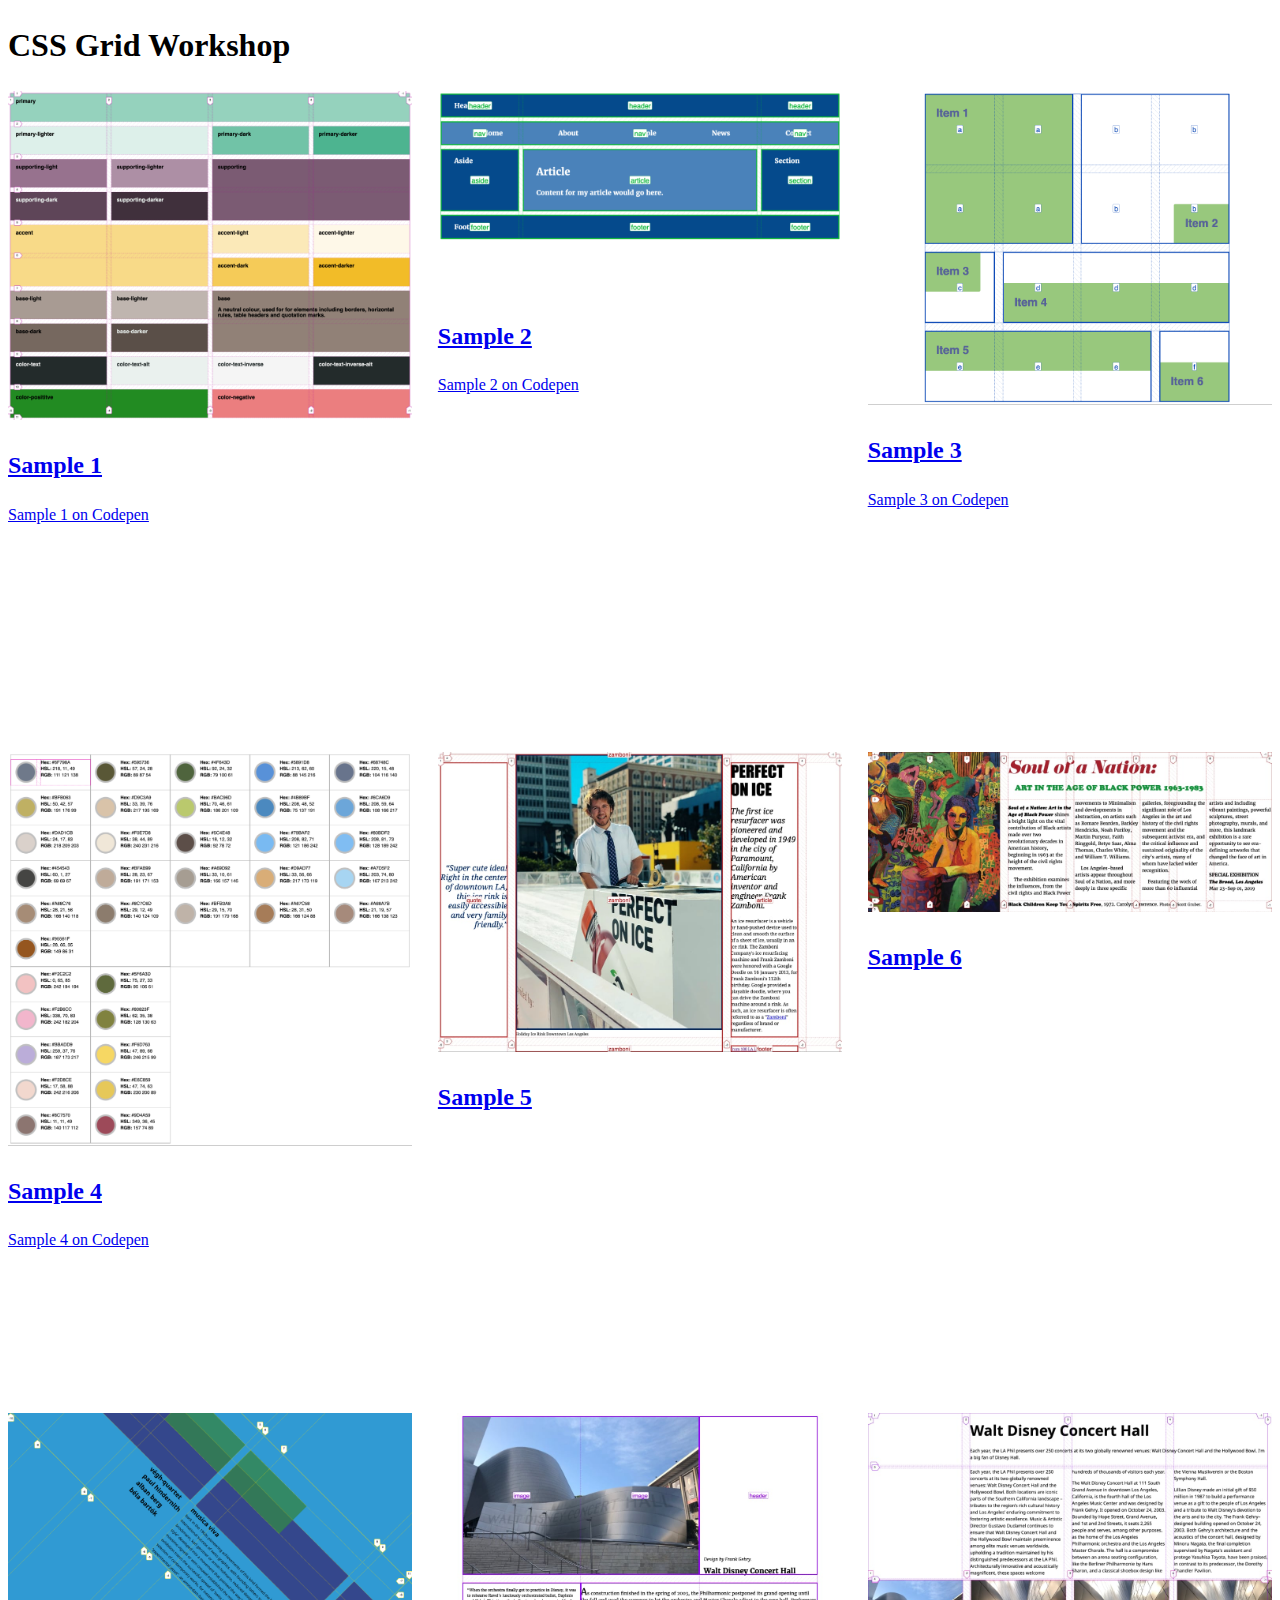
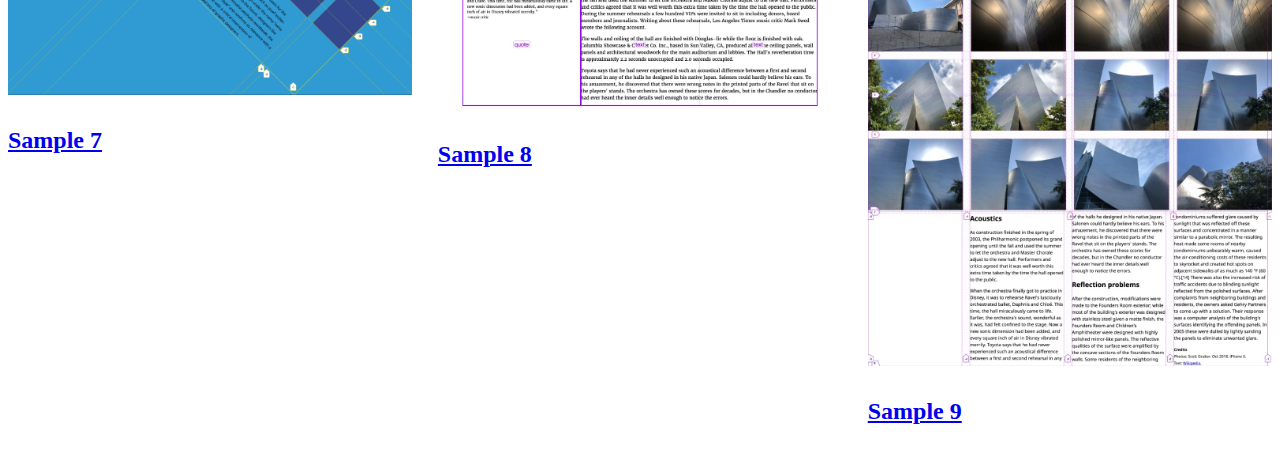
<file: code/index.html>
<!DOCTYPE html>
<html lang="en">

  <head>
    <title>CSS.la CSS Grid Workshop</title>
    <meta charset="utf-8" />
    <meta name="viewport" content="width=device-width, initial-scale=1.0" />
    <link rel="stylesheet" href="css/styles.css" />
    <style type="text/css">
      main {
        display: grid;
        grid-auto-rows: minmax(300px, 1fr);
        grid-template-columns: repeat(auto-fill, minmax(300px, 1fr));
        grid-gap: 2vw;
      }

      img {
        max-width: 100%;
        object-fit: cover;
      }


    </style>
  </head>

  <body>
    
    <h1>CSS Grid Workshop</h1>
    <main>
        <article>
          <a href="sample-1.html">
            <img src="img/sample-1.png" alt="">
           <h2>Sample 1</h2>
          </a>
            <p><a href="https://codepen.io/scottgruber/pen/ZgyBVj">Sample 1 on Codepen</a></p>
          </article>
        <article>
          <a href="sample-2.html">
              <img src="img/sample-2.png" alt="">
              <h2>Sample 2</h2>
            </a>   
          <p><a href="https://codepen.io/scottgruber/pen/pQywxo">Sample 2 on Codepen</a></p>
        </article>

        <article>
          <a href="sample-3.html">
              <img src="img/sample-3.png" alt="">
            <h2>Sample 3</h2>
            </a>
          <p><a href="https://codepen.io/scottgruber/pen/jQMzXQ">Sample 3 on Codepen</a></p>
        </article>
        <article>
          <a href="sample-4.html">
              <img src="img/sample-4.png" alt="">
            
            <h2>Sample 4</h2>

            </a>
        <p><a href="https://codepen.io/scottgruber/pen/EqXWNZ">Sample 4 on Codepen</a></p>
        </article>
        <article><a href="sample-5.html">
            <img src="img/sample-5.jpg" alt="">
          <h2>Sample 5</h2></a></article>
        <article><a href="sample-6.html">
            <img src="img/sample-6.jpg" alt="">
          <h2>Sample 6</h2>
        </a></article>
        <article><a href="sample-7.html">
            <img src="img/sample-7.png" alt="">
         <h2> Sample 7</h2></a>
        </article>
        <article><a href="sample-8.html">
            <img src="img/sample-8.jpg" alt="">
          <h2>Sample 8</h2></a></article>
        <article><a href="sample-9.html">
            <img src="img/sample-9.jpg" alt="">
        <h2>Sample 9</h2></a>
      </article>
    </main>
    
  </article>
  </body>

</html>
</file>
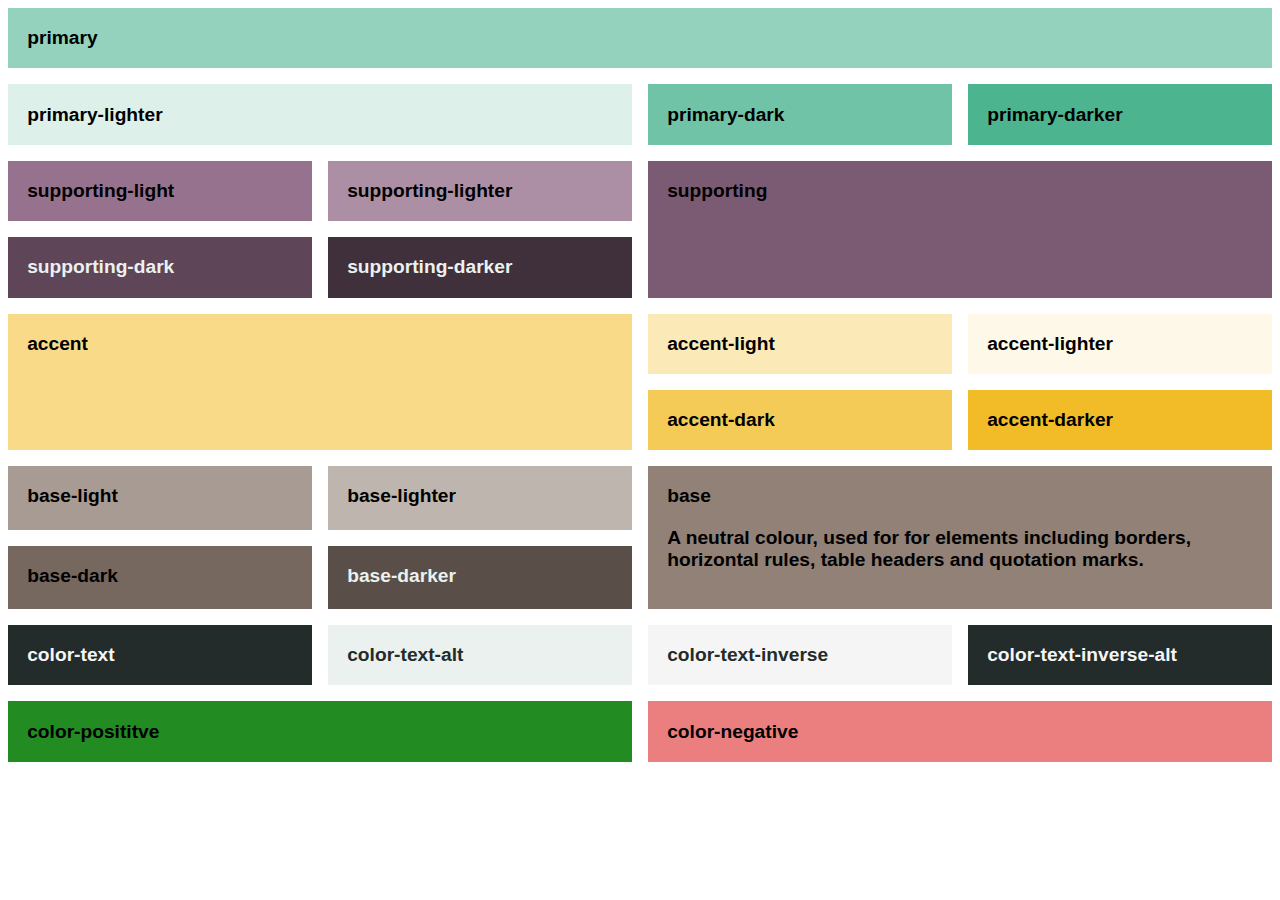
<file: code/sample-1.html>
<!DOCTYPE html>
<html lang="en">

  <head>
    <title>Sample A: grid column and grid rows | CSS.la</title>
    <meta charset="utf-8" />
    <meta name="viewport" content="width=device-width, initial-scale=1.0" />

    <style type="text/css">
      /* GRID PLAYGROUND STARTS HERE 
      
      
      */
      .grid {
        display: grid;
        grid-template-columns: repeat(4, 1fr);
        grid-gap: 1em;
        grid-auto-rows: auto;
      }

      .grid > div {
        font-family: sans-serif;
        font-size: 1.2rem;
        font-weight: 700;
        padding: 1em;
      }

      .primary {
        background-color: #95d2bd;
        grid-column: 1 / 5;
        grid-row: 1/ 2;
        z-index: 2;
      }

      .primary-light {
        background-color: #b9e1d3;
        grid-column: 1 / 2;
        grid-row: 2 / 3;
      }

      .primary-lighter {
        background-color: #ddf0ea;
        grid-column: 1 / 3;
        grid-row: 2 / 3;
      }

      .primary-dark {
        background-color: #71c3a7;
        grid-column: 3 / 4;
        grid-row: 2 / 3;
      }

      .primary-darker {
        background-color: #4db490;
        grid-column: 4 / 5;
        grid-row: 2 / 3;
      }

      .supporting {
        background-color: #7b5b73;
        grid-column: 3 / 5;
        grid-row: 3 / 5;
      }

      .supporting-light {
        background-color: #97728e;
        grid-column: 1 / 2;
        grid-row: 3 / 4;
      }

      .supporting-lighter {
        background-color: #ad8fa5;
        grid-column: 2 / 3;
        grid-row: 3 / 4;
      }

      .supporting-dark {
        background-color: #5e4558;
        color: #eaf1ee;
        grid-column: 1 / 2;
        grid-row: 4 / 5;
      }

      .supporting-darker {
        background-color: #40303c;
        color: #eaf1ee;
        grid-column: 2;
        grid-row: 4;
      }

      .accent {
        background-color: #f8da88;
        grid-column: 1 / 3;
        grid-row: 5 / 7;
      }

      .accent-light {
        background-color: #fbe9b8;
        grid-column: 3;
        grid-row: 5;
      }

      .accent-lighter {
        background-color: #fef8e8;
        grid-column: 4;
        grid-row: 5;
      }

      .accent-dark {
        background-color: #f5cb58;
        grid-column: 3;
        grid-row: 6;
      }

      .accent-darker {
        background-color: #f2bc28;
        grid-column: 4;
        grid-row: 6;
      }

      .base {
        background-color: #918177;
        grid-column: 3 / 5;
        grid-row: 7 / 9;
      }

      .base-light {
        background-color: #a89b93;
        grid-column: 1;
        grid-row: 7;
      }

      .base-lighter {
        background-color: #bfb5af;
        grid-column: 2;
        grid-row: 7;
      }

      .base-dark {
        background-color: #76685f;
        grid-column: 1;
        grid-row: 8;
      }

      .base-darker {
        background-color: #5a4f48;
        color: #eaf1ee;
        grid-column: 2;
        grid-row: 8;
      }

      .text {
        background-color: #232b2b;
        color: whitesmoke;
        grid-column: 1;
        grid-row: 9;
      }

      .text-alt {
        background-color: #eaf1ee;
        color: #232b2b;
        grid-column: 2;
        grid-row: 9;
      }

      .text-inverse {
        background-color: whitesmoke;
        color: #232b2b;
        grid-column: 3;
        grid-row: 9;
      }

      .text-inverse-alt {
        background-color: #232b2b;
        color: whitesmoke;
        grid-column: 4;
        grid-row: 9;
      }

      .positive {
        background-color: forestgreen;
        grid-column: 1/3;
        grid-row: 10;
      }

      .negative {
        background-color: #eb7e7f;
        grid-column: 3/5;
        grid-row: 10;
      }


    </style>
  </head>

  <body>
    <div class="grid">
      <div class="primary">primary</div>
      <div class="primary-light">primary-light</div>
      <div class="primary-lighter">primary-lighter</div>
      <div class="primary-dark">primary-dark</div>
      <div class="primary-darker">primary-darker</div>
      <div class="supporting">supporting</div>
      <div class="supporting-light">supporting-light</div>
      <div class="supporting-lighter">supporting-lighter</div>
      <div class="supporting-dark">supporting-dark</div>
      <div class="supporting-darker">supporting-darker</div>
      <div class="accent">accent</div>
      <div class="accent-light">accent-light</div>
      <div class="accent-lighter">accent-lighter</div>
      <div class="accent-dark">accent-dark</div>
      <div class="accent-darker">accent-darker</div>

      <div class="base">base
        <p>A neutral colour, used for for elements including borders, horizontal
          rules, table headers and quotation marks.</p>
      </div>
      <div class="base-light">base-light</div>
      <div class="base-lighter">base-lighter</div>
      <div class="base-dark">base-dark</div>
      <div class="base-darker">base-darker</div>


      <div class="text">color-text</div>
      <div class="text-alt">color-text-alt</div>
      <div class="text-inverse">color-text-inverse</div>
      <div class="text-inverse-alt">color-text-inverse-alt</div>


      <div class="positive">color-posititve</div>
      <div class="negative">color-negative</div>

    </div>
  </body>

</html>
</file>
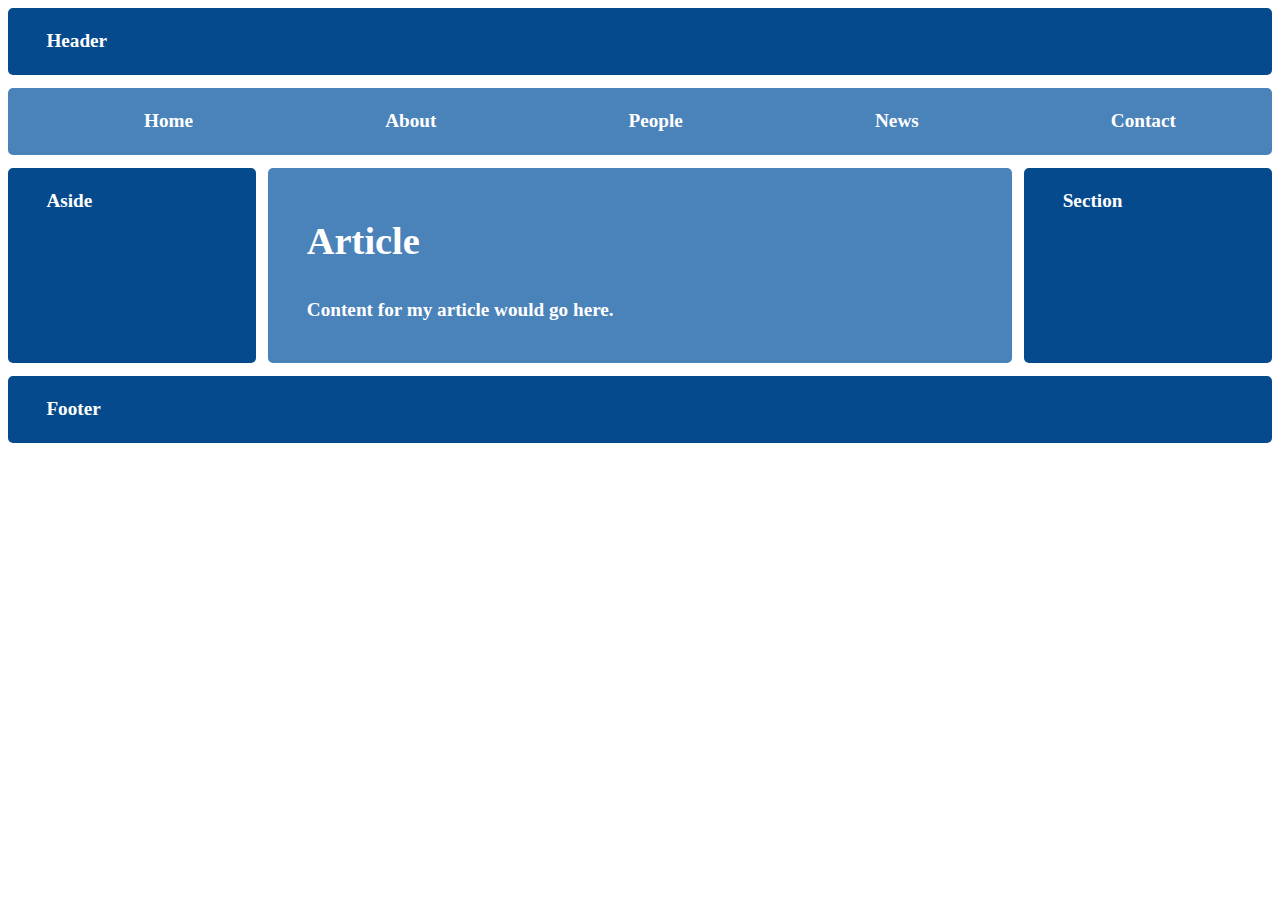
<file: code/sample-2.html>
<!DOCTYPE html>
<html lang="en">

  <head>
    <title>Sample 2: Page Layout | CSS.la</title>
    <meta charset="utf-8" />
    <meta name="viewport" content="width=device-width, initial-scale=1.0" />

    <link rel="stylesheet" href="css/styles.css" />
    <style type="text/css">
      /* GRID PLAYGROUND STARTS HERE */

      .grid {
        display: grid;
        grid-gap: 1vw;
        grid-template-areas:
          "header"
          "nav"
          "article"
          "aside"
          "section"
          "footer";
      }

      /* asign html to a grid area */
      header {
        grid-area: header;
      }

      nav {
        grid-area: nav;
      }

      article {
        grid-area: article;
      }

      aside {
        grid-area: aside;
      }

      section {
        grid-area: section;
      }

      footer {
        grid-area: footer;
      }

      nav ul {
        display: flex;
        list-style: none;
        flex-direction: column;
        justify-content: center;
      }

      nav ul a {
        text-decoration: none;
        color: white;
        padding: 0.25em;
      }

      nav ul a:hover {
        background-color: #054a8c;
      }

      /* switch to 3 column grid */
      @media (min-width: 600px) {
        .grid {
          grid-template-columns: 1fr 3fr 1fr;
          grid-template-areas:
            "header header header"
            "nav nav nav"
            "aside article section"
            "footer footer footer";
        }

        nav ul {
          display: flex;
          flex-direction: row;
          flex-wrap: wrap;
          justify-content: space-around;
        }
      }

      /* BASIC SETUP BELOW */


      .grid > * {
        border-radius: 5px;
        background-color: #054a8c;
        padding: 1em 2em;
        color: #fff;
        font-size: 1.2rem;
        font-weight: bold;
      }

      .grid > nav {
        padding: 0;
        background-color: #4a82ba;
      }

      .grid > article {
        background-color: #4a82ba;
      }

    </style>
  </head>

  <body>
    <div class="grid">
      <header>Header</header>
      <nav>
        <ul>
          <li><a href="">Home</a></li>
          <li><a href="">About</a></li>
          <li><a href="">People</a></li>
          <li><a href="">News</a></li>
          <li><a href="">Contact</a></li>
        </ul>
      </nav>
      <article>
        <h1>Article</h1>
        <p>Content for my article would go here.</p>
      </article>
      <aside>Aside</aside>
      <section>Section</section>
      <footer>Footer</footer>

    </div>
  </body>

</html>
</file>
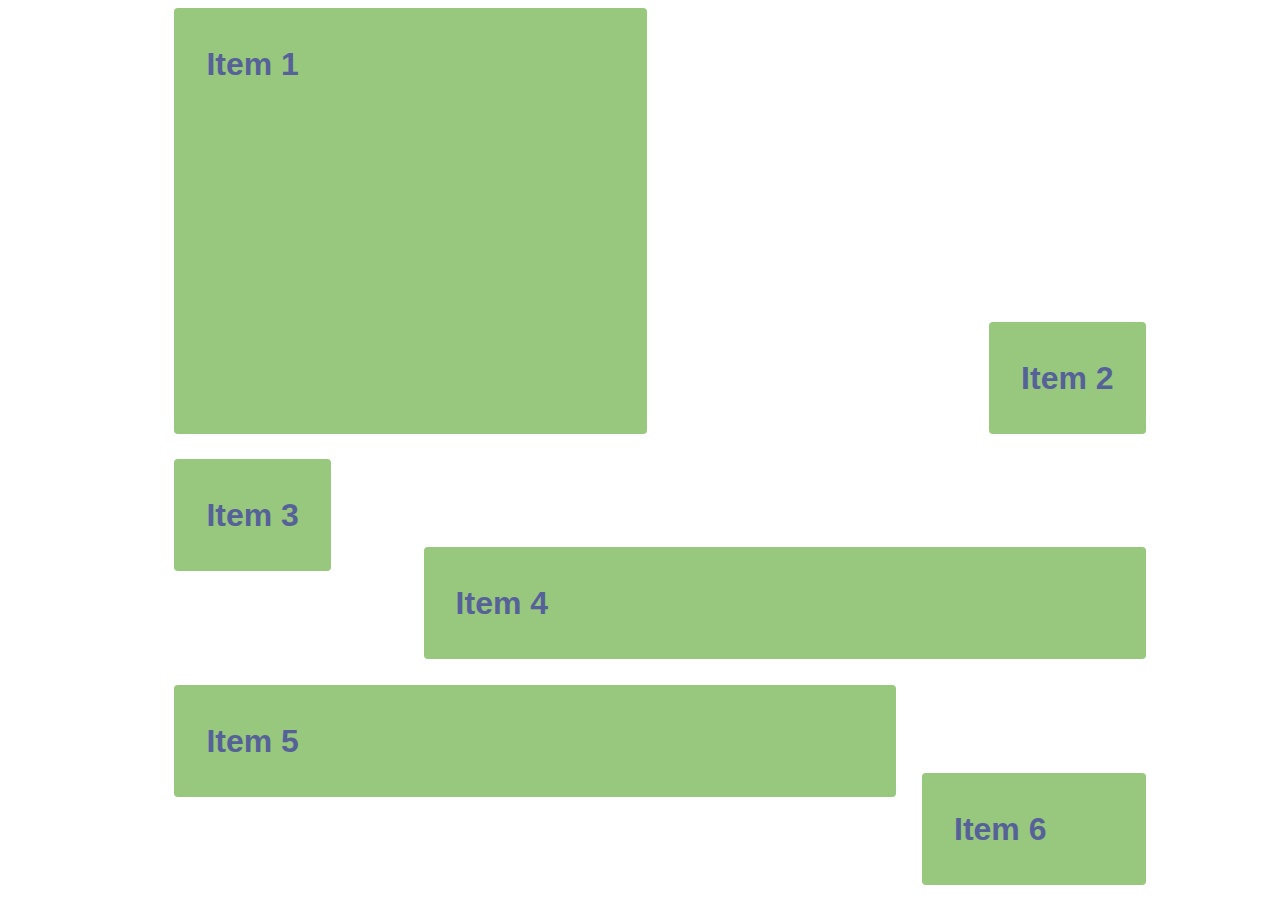
<file: code/sample-3.html>
<!DOCTYPE html>
<html lang="en">

  <head>
    <title>Sample C: Align things in a Grid | CSS.la</title>
    <meta charset="utf-8" />
    <meta name="viewport" content="width=device-width, initial-scale=1.0" />
    <link rel="stylesheet" href="css/styles.css" />
    <style type="text/css">
      /* GRID PLAYGROUND STARTS HERE 
    # You can pick from seven values:

    - start: flush grid to start of the axis
    - end: flush grid to end of the axis
    - center: align grid to center of the axis
    - stretch: grid fills the axis (default value)
    - space-between: spreads whitespace between grid items. No whitespace on at the ends
    - space-around: spreads whitespace around each grid item
    - space-evenly: spreads whitespace evenly around all grid items including the ends
    
    */
      .grid {
        display: grid;
        grid-template-columns: repeat(4, 1fr);
        grid-template-rows: repeat(4, 200px);
        grid-template-areas:
          "a a b b"
          "a a b b"
          "c d d d"
          "e e e f";
        grid-gap: 2vw;
        align-items: end;
        justify-items: end;
        align-content: space-between;
        justify-content: space-between;
        margin: auto;
        max-width: 80%;
      }

      .one {
        grid-area: a;
        align-self: stretch;
        justify-self: stretch;
      }

      .two {
        grid-area: b;
        align-self: end;

      }

      .three {
        grid-area: c;
        align-self: start;
        justify-self: start;
      }

      .four {
        grid-area: d;
        justify-self: stretch;
      }

      .five {
        grid-area: e;
        align-self: start;
        justify-self: stretch;
      }

      .six {
        grid-area: f;
        justify-self: stretch;
      }


      /* BASE STYLES START HERE */
      html {
        box-sizing: border-box;
      }

      *,
      *:before,
      *:after {
        box-sizing: inherit;
      }

      body {
        font-family: Helvetica, sans-serif;
        font-weight: 900;
        font-size: 2rem;
      }

      li {
        background-color: #98c87d;
        color: #566199;
        border-radius: 4px;
        padding: 1em;
        list-style: none;
      }

    </style>
  </head>

  <body>
    
    <ul class="grid">
      <li class="one">Item 1</li>
      <li class="two">Item 2</li>
      <li class="three">Item 3</li>
      <li class="four">Item 4</li>
      <li class="five">Item 5</li>
      <li class="six">Item 6</li>
    </ul>
  </body>

</html>
</file>
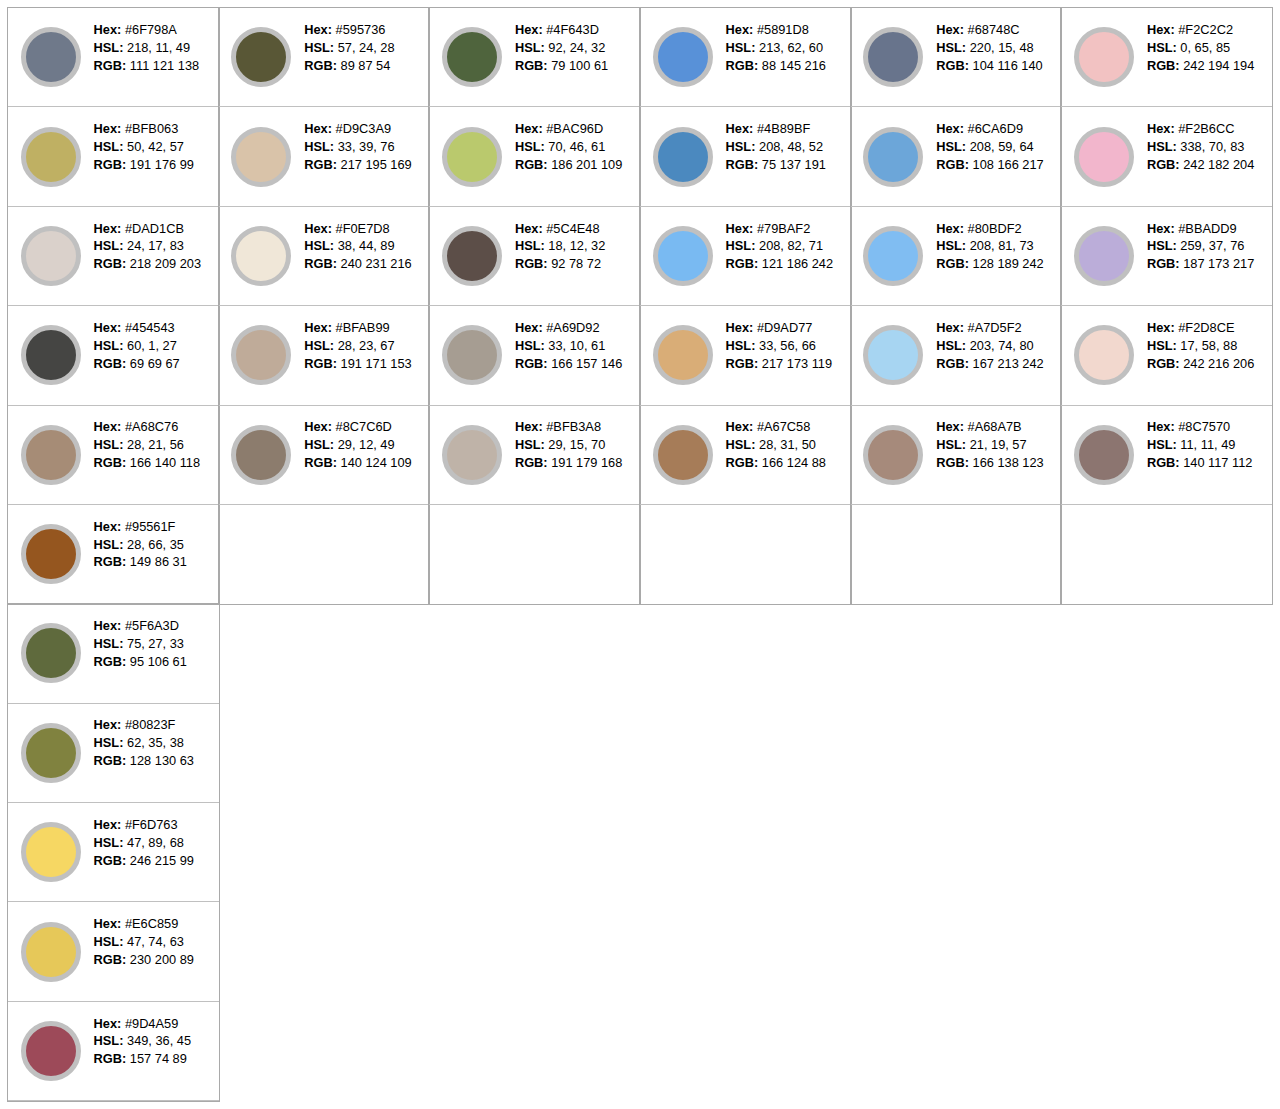
<file: code/sample-4.html>
<!DOCTYPE html>
<html lang="en">

  <head>
    <title>Sample 4: Color swatches with support queries for flexbox and grid | CSS.la</title>
    <meta charset="utf-8" />
    <meta name="viewport" content="width=device-width, initial-scale=1.0" />
    <meta name="format-detection" content="telephone=no">
    <style type="text/css">
      body {
        display: grid;
        font-family: sans-serif;
        font-size: 0.8rem;
        line-height: 1.4;
        grid-template-columns: repeat(auto-fit, minmax(200px, 1fr));
      }

      @supports (display: grid) {
        .swatch {
          display: grid;
          grid-template-columns: 1fr 2fr; 
          grid-gap: 1vw;
          text-align: left;
        } 
      }

      /* @supports (display: flex) {
        .swatch {
          display: flex;
          flex-direction: column-reverse;
          text-align: center;
        } 
      } */

      .palette {
        outline: 1px solid darkgray;
      }

      .swatch {
        border-bottom: 1px solid silver;
        padding: 1em 0;        
      }

      .color {
        border-radius: 50%;
        border: 5px solid silver;
        height: 50px;
        margin: 0.5em auto 0.5em 1em;;
        width: 50px;
      }

    </style>
  </head>

  <body>
    <section class="palette">
      <div class="swatch">
        <div class="color" style="background: #6f798a;"></div>
        <div>
          <strong>Hex:</strong> #6F798A<br>
          <strong>HSL:</strong> 218, 11, 49<br>
          <strong>RGB:</strong> 111 121 138 </div>
      </div>
      <div class="swatch">
        <div class="color" style="background: #bfb063;"></div>
        <div>
          <strong>Hex:</strong> #BFB063<br>
          <strong>HSL:</strong> 50, 42, 57<br>
          <strong>RGB:</strong> 191 176 99 </div>
      </div>
      <div class="swatch">
        <div class="color" style="background: #dad1cb;"></div>
        <div><strong>Hex:</strong> #DAD1CB<br>
          <strong>HSL:</strong> 24, 17, 83<br>
          <strong>RGB:</strong> 218 209 203 </div>
      </div>
      <div class="swatch">
        <div class="color" style="background: #454543;"></div>
        <div><strong>Hex:</strong> #454543<br>
          <strong>HSL:</strong> 60, 1, 27<br>
          <strong>RGB:</strong> 69 69 67 </div>
      </div>
      <div class="swatch">
        <div class="color" style="background: #a68c76;"></div>
        <div><strong>Hex:</strong> #A68C76<br>
          <strong>HSL:</strong> 28, 21, 56<br>
          <strong>RGB:</strong> 166 140 118 </div>
      </div>
      <div class="swatch">
        <div class="color" style="background: #95561f;"></div>
        <div><strong>Hex:</strong> #95561F<br>
          <strong>HSL:</strong> 28, 66, 35<br>
          <strong>RGB:</strong> 149 86 31</div>
      </div>
    </section>
    <section class="palette">
      <div class="swatch">
        <div class="color" style="background: #595736;"></div>
        <div>
          <strong>Hex:</strong> #595736<br>
          <strong>HSL:</strong> 57, 24, 28<br>
          <strong>RGB:</strong> 89 87 54</div>
      </div>
      <div class="swatch">
        <div class="color" style="background: #d9c3a9;"></div>
        <div>
          <strong>Hex:</strong> #D9C3A9<br>
          <strong>HSL:</strong> 33, 39, 76<br>
          <strong>RGB:</strong> 217 195 169 </div>
      </div>
      <div class="swatch">
        <div class="color" style="background: #f0e7d8;"></div>
        <div>
          <strong>Hex:</strong> #F0E7D8<br>
          <strong>HSL:</strong> 38, 44, 89<br>
          <strong>RGB:</strong> 240 231 216</div>
      </div>
      <div class="swatch">
        <div class="color" style="background: #bfab99;"></div>
        <div>
          <strong>Hex:</strong> #BFAB99<br>
          <strong>HSL:</strong> 28, 23, 67<br>
          <strong>RGB:</strong> 191 171 153</div>
      </div>
      <div class="swatch">
        <div class="color" style="background: #8c7c6d;"></div>
        <div>
          <strong>Hex:</strong> #8C7C6D<br>
          <strong>HSL:</strong> 29, 12, 49<br>
          <strong>RGB:</strong> 140 124 109</div>
      </div>
    </section>
    <section class="palette">
      <div class="swatch">
        <div class="color" style="background: #4f643d;"></div>
        <div>
          <strong>Hex:</strong> #4F643D<br>
          <strong>HSL:</strong> 92, 24, 32<br>
          <strong>RGB:</strong> 79 100 61</div>
      </div>
      <div class="swatch">
        <div class="color" style="background: #bac96d;"></div>
        <div>
          <strong>Hex:</strong> #BAC96D<br>
          <strong>HSL:</strong> 70, 46, 61<br>
          <strong>RGB:</strong> 186 201 109 </div>
      </div>
      <div class="swatch">
        <div class="color" style="background: #5c4e48;"></div>
        <div>
          <strong>Hex:</strong> #5C4E48<br>
          <strong>HSL:</strong> 18, 12, 32<br>
          <strong>RGB:</strong> 92 78 72</div>
      </div>
      <div class="swatch">
        <div class="color" style="background: #a69d92;"></div>
        <div>
          <strong>Hex:</strong> #A69D92<br>
          <strong>HSL:</strong> 33, 10, 61<br>
          <strong>RGB:</strong> 166 157 146</div>
      </div>
      <div class="swatch">
        <div class="color" style="background: #bfb3a8;"></div>
        <div>
          <strong>Hex:</strong> #BFB3A8<br>
          <strong>HSL:</strong> 29, 15, 70<br>
          <strong>RGB:</strong> 191 179 168</div>
      </div>
    </section>
    <section class="palette">
      <div class="swatch">
        <div class="color" style="background: #5891d8;"></div>
        <div>
          <strong>Hex:</strong> #5891D8<br>
          <strong>HSL:</strong> 213, 62, 60<br>
          <strong>RGB:</strong> 88 145 216</div>
      </div>
      <div class="swatch">
        <div class="color" style="background: #4b89bf;"></div>
        <div>
          <strong>Hex:</strong> #4B89BF<br>
          <strong>HSL:</strong> 208, 48, 52<br>
          <strong>RGB:</strong> 75 137 191 </div>
      </div>
      <div class="swatch">
        <div class="color" style="background: #79baf2;"></div>
        <div>
          <strong>Hex:</strong> #79BAF2<br>
          <strong>HSL:</strong> 208, 82, 71<br>
          <strong>RGB:</strong> 121 186 242</div>
      </div>
      <div class="swatch">
        <div class="color" style="background: #d9ad77;"></div>
        <div>
          <strong>Hex:</strong> #D9AD77<br>
          <strong>HSL:</strong> 33, 56, 66<br>
          <strong>RGB:</strong> 217 173 119</div>
      </div>
      <div class="swatch">
        <div class="color" style="background: #a67c58;"></div>
        <div>
          <strong>Hex:</strong> #A67C58<br>
          <strong>HSL:</strong> 28, 31, 50<br>
          <strong>RGB:</strong> 166 124 88</div>
      </div>
    </section>
    <section class="palette">
      <div class="swatch">
        <div class="color" style="background: #68748c;"></div>
        <div>
          <strong>Hex:</strong> #68748C<br>
          <strong>HSL:</strong> 220, 15, 48<br>
          <strong>RGB:</strong> 104 116 140</div>
      </div>
      <div class="swatch">
        <div class="color" style="background: #6ca6d9;"></div>
        <div>
          <strong>Hex:</strong> #6CA6D9<br>
          <strong>HSL:</strong> 208, 59, 64<br>
          <strong>RGB:</strong> 108 166 217</div>
      </div>
      <div class="swatch">
        <div class="color" style="background: #80bdf2;"></div>
        <div>
          <strong>Hex:</strong> #80BDF2<br>
          <strong>HSL:</strong> 208, 81, 73<br>
          <strong>RGB:</strong> 128 189 242</div>
      </div>
      <div class="swatch">
        <div class="color" style="background: #a7d5f2;"></div>
        <div>
          <strong>Hex:</strong> #A7D5F2<br>
          <strong>HSL:</strong> 203, 74, 80<br>
          <strong>RGB:</strong> 167 213 242</div>
      </div>
      <div class="swatch">
        <div class="color" style="background: #a68a7b;"></div>
        <div>
          <strong>Hex:</strong> #A68A7B<br>
          <strong>HSL:</strong> 21, 19, 57<br>
          <strong>RGB:</strong> 166 138 123</div>
      </div>
    </section>
    <section class="palette">
      <div class="swatch">
        <div class="color" style="background: #f2c2c2;"></div>
        <div>
          <strong>Hex:</strong> #F2C2C2<br>
          <strong>HSL:</strong> 0, 65, 85<br>
          <strong>RGB:</strong> 242 194 194</div>
      </div>
      <div class="swatch">
        <div class="color" style="background: #f2b6cc;"></div>
        <div>
          <strong>Hex:</strong> #F2B6CC<br>
          <strong>HSL:</strong> 338, 70, 83<br>
          <strong>RGB:</strong> 242 182 204</div>
      </div>
      <div class="swatch">
        <div class="color" style="background: #bbadd9;"></div>
        <div>
          <strong>Hex:</strong> #BBADD9<br>
          <strong>HSL:</strong> 259, 37, 76<br>
          <strong>RGB:</strong> 187 173 217</div>
      </div>
      <div class="swatch">
        <div class="color" style="background: #f2d8ce;"></div>
        <div>
          <strong>Hex:</strong> #F2D8CE<br>
          <strong>HSL:</strong> 17, 58, 88<br>
          <strong>RGB:</strong> 242 216 206</div>
      </div>
      <div class="swatch">
        <div class="color" style="background: #8c7570;"></div>
        <div>
          <strong>Hex:</strong> #8C7570<br>
          <strong>HSL:</strong> 11, 11, 49<br>
          <strong>RGB:</strong> 140 117 112</div>
      </div>
    </section>
    <section class="palette">
      <div class="swatch">
        <div class="color" style="background: #5f6a3d;"></div>
        <div>
          <strong>Hex:</strong> #5F6A3D<br>
          <strong>HSL:</strong> 75, 27, 33<br>
          <strong>RGB:</strong> 95 106 61</div>
      </div>
      <div class="swatch">
        <div class="color" style="background: #80823f;"></div>
        <div>
          <strong>Hex:</strong> #80823F<br>
          <strong>HSL:</strong> 62, 35, 38<br>
          <strong>RGB:</strong> 128 130 63</div>
      </div>
      <div class="swatch">
        <div class="color" style="background: #f6d763;"></div>
        <div>
          <strong>Hex:</strong> #F6D763<br>
          <strong>HSL:</strong> 47, 89, 68<br>
          <strong>RGB:</strong> 246 215 99</div>
      </div>
      <div class="swatch">
        <div class="color" style="background: #e6c859;"></div>
        <div>
          <strong>Hex:</strong> #E6C859<br>
          <strong>HSL:</strong> 47, 74, 63<br>
          <strong>RGB:</strong> 230 200 89</div>
      </div>
      <div class="swatch">
        <div class="color" style="background: #9d4a59;"></div>
        <div>
          <strong>Hex:</strong> #9D4A59<br>
          <strong>HSL:</strong> 349, 36, 45<br>
          <strong>RGB:</strong> 157 74 89</div>
      </div>
    </section>
  </body>

</html>
</file>
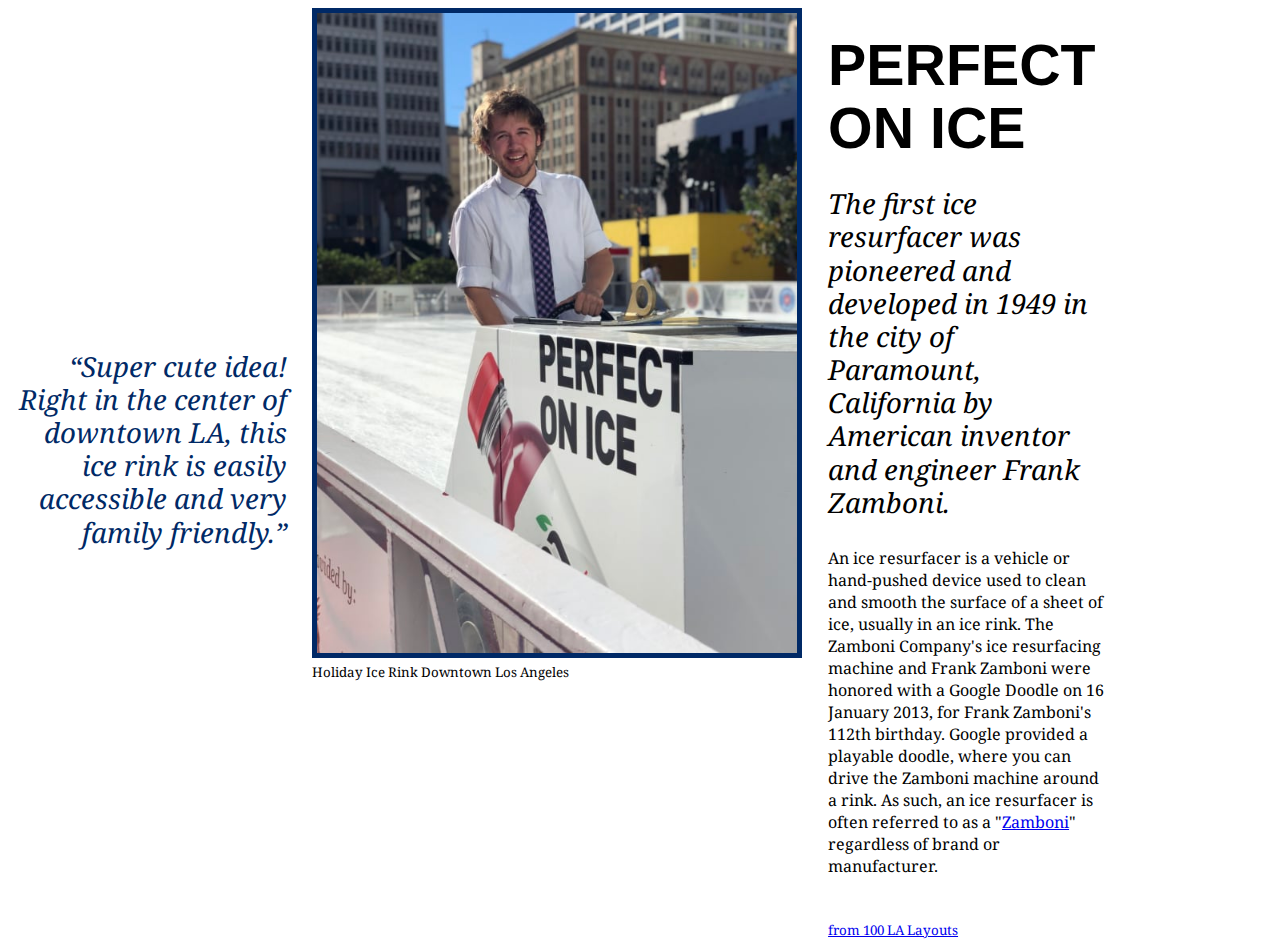
<file: code/sample-5.html>
<!DOCTYPE html>
<html lang="en">

  <head>
    <title>Holiday Ice Rink Downtown Los Angeles | CSS.la</title>

    <meta charset="utf-8" />
    <meta name="viewport" content="width=device-width, initial-scale=1.0" />
    <meta name="format-detection" content="telephone=no" />
    <link href="https://fonts.googleapis.com/css?family=Noto+Serif:400,400i"
      rel="stylesheet" />

    <style type="text/css">
      /* minor third */
      :root {
        --font-size-xxx-large: 3.583rem;
        --font-size-xx-large: 2.488rem;
        --font-size-x-large: 2.074rem;
        --font-size-large: 1.728rem;
        --font-size-medium: 1.2rem;
        --font-size: 1rem;
        --font-size-small: 0.833rem;
      }

      body {
        display: grid;
        font-family: "Noto Serif", serif;
        grid-template-areas:
          "quote"
          "zamboni"
          "article"
          "footer";
        height: 100vh;
      }


      header {
        grid-area: header;
      }


      figure {
        grid-area: zamboni;
        margin: 0;
        object-fit: cover;
        width: 100%;
      }


      figcaption {
        font-size: var(--font-size-small);
      }


      img {
        border: 5px solid #002966;
      }


      article {
        align-self: center;
        grid-area: article;
      }


      aside {
        align-self: center;
        color: #002966;
        font-size: var(--font-size-medium);
        font-style: italic;
        grid-area: quote;
        line-height: 1.2;
        margin-bottom: 1em;
      }


      footer {
        grid-area: footer;
      }

      article h1 {
        font-family: impact, sans-serif;
        font-size: var(--font-size-xx-large);
        line-height: 1.1;
        text-transform: uppercase;
      }

      .standfirst {
        font-size: var(--font-size-medium);
        font-style: italic;
        line-height: 1.2;
      }

      @media (min-width: 30em) {

        body {
          grid-gap: 2vw;
          grid-template-areas:
            ". zamboni"
            "quote zamboni"
            ". article"
            ". footer";
          grid-template-columns: 2fr 3fr;
        }


        aside {
          font-size: var(--font-size-large);
          text-align: right;
        }

        article h1 {
          font-size: var(--font-size-xxx-large);
          margin: 0;
        }

        .standfirst {
          font-size: var(--font-size-large);
        }
      }

      @media (min-width: 62em) {

        body {
          grid-gap: 2vw;
          grid-template-areas:
            ". zamboni . ."
            "quote zamboni article ."
            ". zamboni footer .";
          grid-template-columns: 2fr 3fr 2fr 1fr;
        }


        aside {
          font-size: var(--font-size-large);
          text-align: right;
        }

        article h1 {
          font-size: var(--font-size-xxx-large);
          margin: 0;
        }

        article h1 span {
          display: block;
        }

        .standfirst {
          font-size: var(--font-size-large);
        }
      }

    </style>
  </head>

  <body>
    <figure class="zamboni">
      <img sizes="(min-width: 30em) 50vw, 100vw" srcset="
          img/zamboni@square.jpg  300w,
          img/zamboni@0.5x.jpg    800w,
          img/zamboni@cool.jpg   1200w" src="img/zamboni@purple-wall.jpg"
        alt="zamboni operator smiling" />
      <figcaption>Holiday Ice Rink Downtown Los Angeles</figcaption>
    </figure>

    <article>
      <header>
        <h1>Perfect <span>on Ice</span></h1>
      </header>
      <p class="standfirst">
        The first ice resurfacer was pioneered and developed in 1949 in the city
        of Paramount, California by American inventor and engineer Frank
        Zamboni.
      </p>

      <p>
        An ice resurfacer is a vehicle or hand-pushed device used to clean and
        smooth the surface of a sheet of ice, usually in an ice rink. The
        Zamboni Company's ice resurfacing machine and Frank Zamboni were honored
        with a Google Doodle on 16 January 2013, for Frank Zamboni's 112th
        birthday. Google provided a playable doodle, where you can drive the
        Zamboni machine around a rink. As such, an ice resurfacer is often
        referred to as a "<a
          href="https://en.wikipedia.org/wiki/Zamboni_Company">Zamboni</a>"
        regardless of brand or manufacturer.
      </p>
    </article>
    <aside>
      <q>Super cute idea! Right in the center of downtown LA, this ice rink is
        easily accessible and very family friendly.</q>
    </aside>

    <footer>
      <small><a href="https://scottgruber.github.io/100-layouts/">from 100 LA
          Layouts</a></small>
    </footer>
  </body>

</html>
</file>
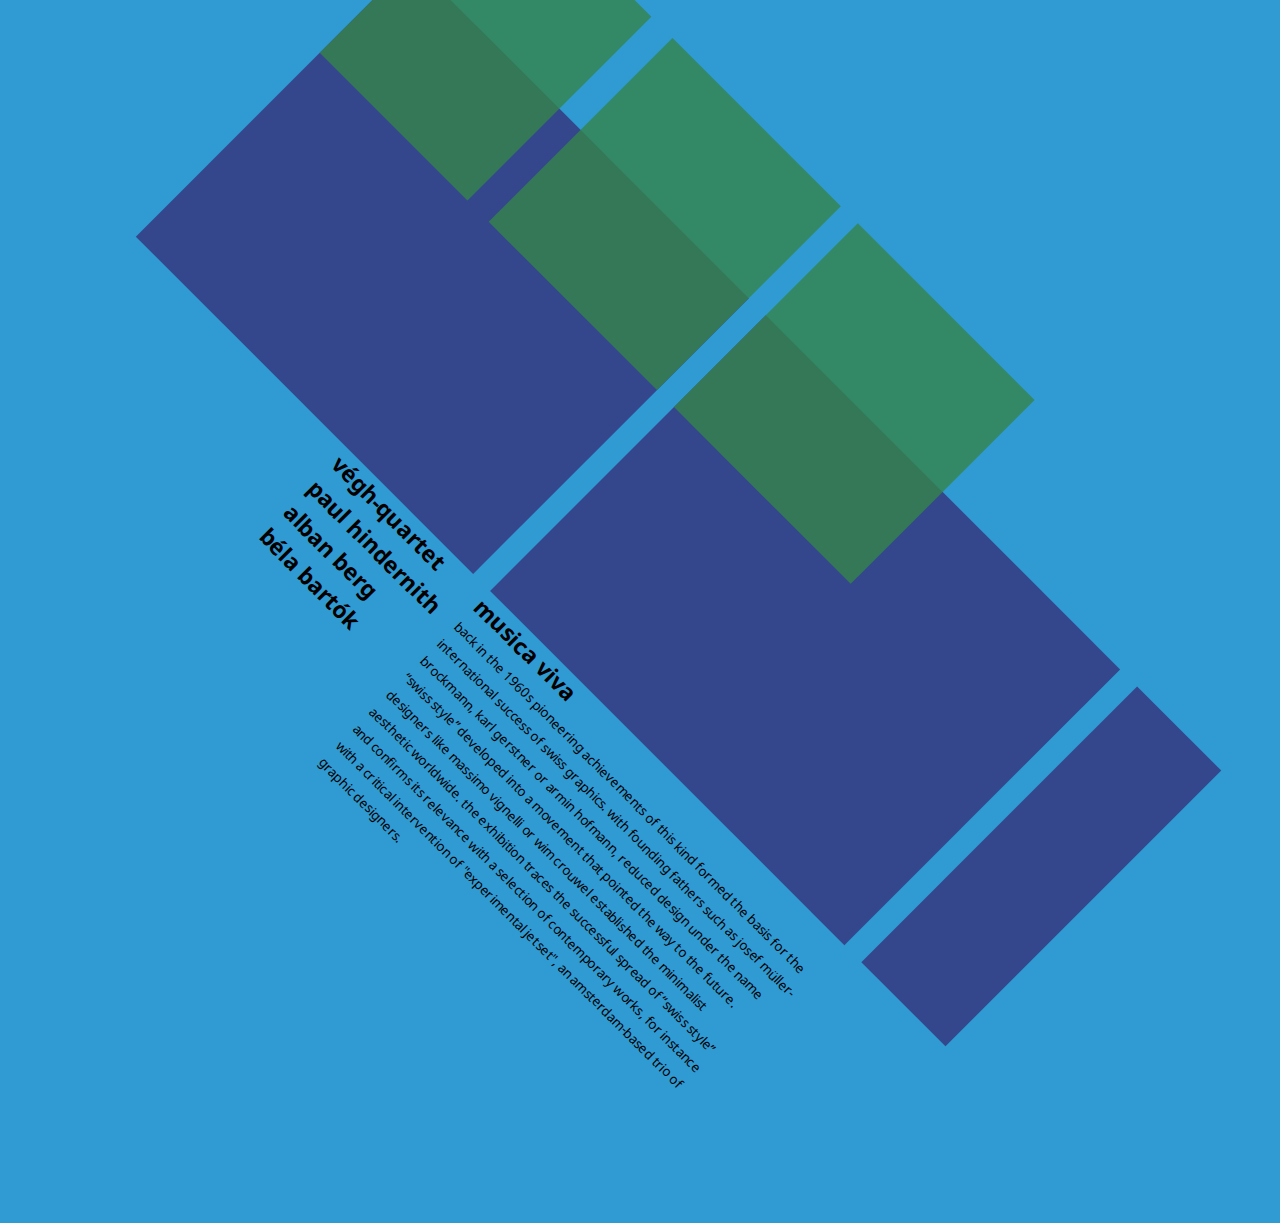
<file: code/sample-7.html>
<!DOCTYPE html>
<html lang="en">

<head>
  <title>100 LA Layouts</title>
  <meta charset="utf-8" />
  <meta name="viewport" content="width=device-width, initial-scale=1.0" />
  <link href="https://fonts.googleapis.com/css?family=Noto+Sans:400,400i,700,700i" rel="stylesheet"> 
  <link rel="stylesheet" href="css/styles.css" />
  <style type="text/css">
    body {
      background: #309ad3;
      display: grid;
      font-family: 'Noto Sans', sans-serif;

      /* 100px 175px 25px 200px 20px 70px 350px 20px 100px; */
      grid-template-columns: 9.4339622641509% 16.509433962264% 2.3584905660377% 18.867924528302% 1.8867924528302% 6.6037735849057% 33.018867924528% 1.8867924528302% 9.4339622641509%;
      grid-template-rows: repeat(6, 1fr);
      max-height: 100vh;
      transform: rotate(45deg);
    }

    [class^="purple"] {
      background: #34478c;
      height: 100%;
      width: 100%;
    }

    [class^="green"] {
      background: #34854b;
      height: 100%;
      opacity: 0.8;
      width: 100%;
      z-index: 1;
    }

    .green-left {
      grid-column: 2 / 3;
      grid-row: 2 / 4;
    }

    .green-center {
      grid-column: 4 / 5;
      grid-row: 2 / 4;
    }

    .green-right {
      grid-column: 6 / 8;
      grid-row: 2 / 4;
      width: 50%;
    }

    .purple-left {
      grid-column: 2 / 5;
      grid-row: 3 / 6;
    }

    .purple-center {
      grid-column: 6 / 8;
      grid-row: 3 / 6;
    }

    .purple-right {
      grid-column: 9 / 11;
      grid-row: 3 / 6;
    }

    .text-left {
      align-content: start;
      grid-column: 4 / 5;
      grid-row: 6 / 7;
      justify-self: end;
    }

    .text-right {
      grid-column: 6 / 8;
      grid-row: 6 / 7;
    }

    p {
      font-size: var(--font-size-x-large);
      font-weight: 700;
      margin: 0;
      padding: 0;
    }

  </style>
</head>

<body>
  <div class="green-left"></div>
  <div class="green-center"></div>
  <div class="green-right"></div>
  <div class="purple-left"></div>
  <div class="purple-center"></div>
  <div class="purple-right"></div>
  <div class="text-left">
    <p>végh-quartet</p>
    <p>paul hindernith</p>
    <p>alban berg</p>
    <p>béla bartók</p>
  </div>
  <div class="text-right">
    <p>musica viva</p>
    <small>back in the 1960s pioneering achievements of this kind formed the basis for the international success of swiss graphics. with founding fathers such as josef müller-brockmann, karl gerstner or armin hofmann, reduced design under the name “swiss style” developed into a movement that pointed the way to the future. designers like massimo vignelli or wim crouwel established the minimalist aesthetic worldwide. the exhibition traces the successful spread of “swiss style” and confirms its relevance with a selection of contemporary works, for instance with a critical intervention of &quot;experimental jetset&quot;, an amsterdam-based trio of graphic designers.</small>
  </div>
</body>

</html>
</file>
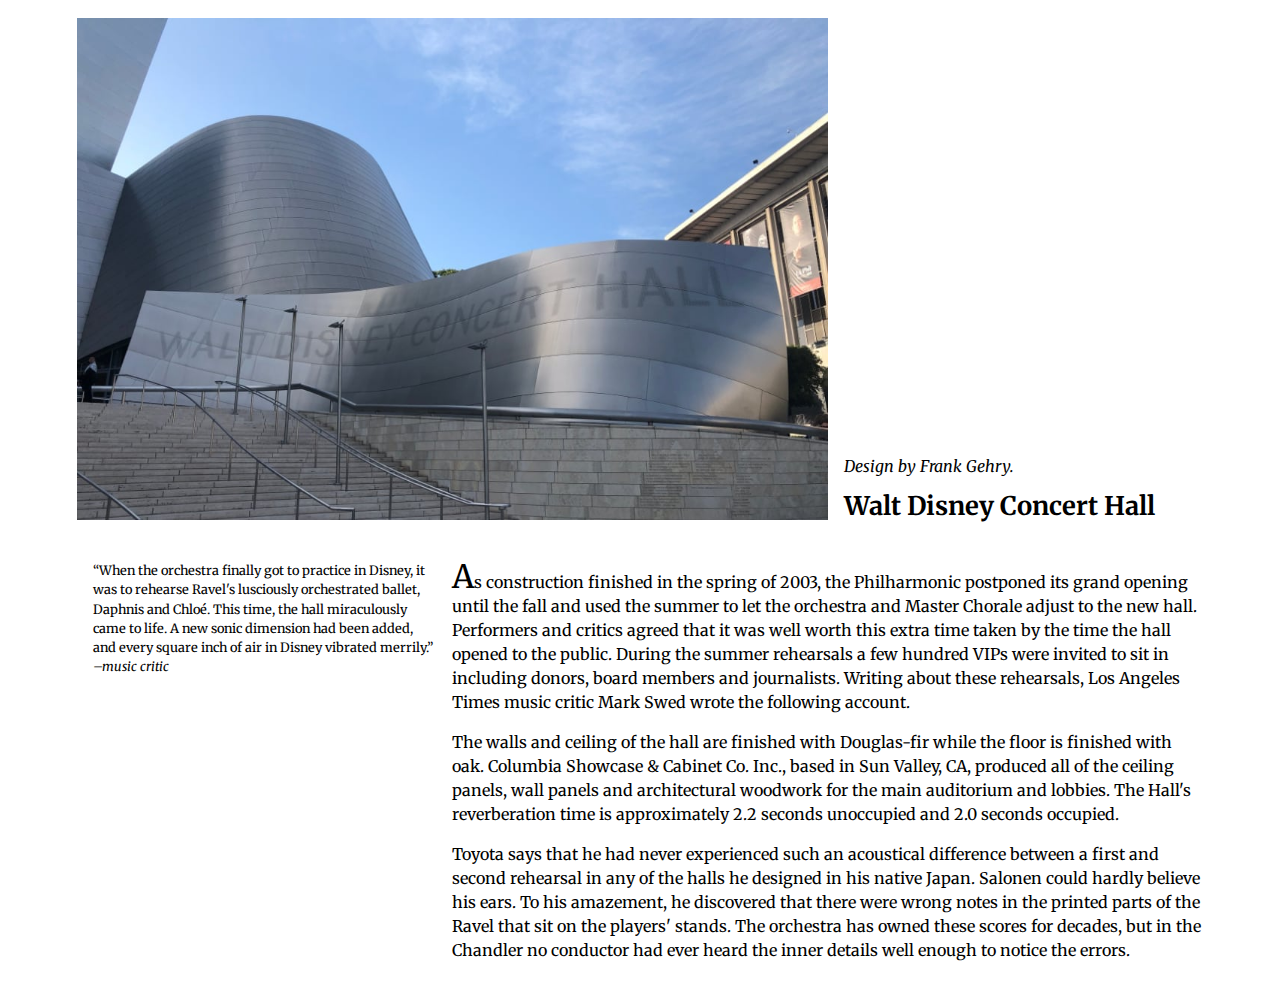
<file: code/sample-8.html>
<!DOCTYPE html>
<html lang="en">

  <head>
    <title>Disney Hall | 100 LA Layouts</title>

    <meta charset="utf-8" />
    <meta name="viewport" content="width=device-width, initial-scale=1.0" />
    <link rel="stylesheet" href="css/styles.css" />
    <link href="https://fonts.googleapis.com/css?family=Merriweather:400,400i,700,900"
      rel="stylesheet">

    <style type="text/css">
      body {
        display: grid;
        grid-column-gap: 2vw;
        grid-row-gap: 2vw;
        grid-template-areas:
          "header quote"
          "image image"
          "text text";
        grid-template-columns: 1fr, 4fr;
        margin: 1vh 4vw;
      }

      @media (min-width: 48em) {
        body {
          display: grid;
          grid-column-gap: 0;
          grid-row-gap: 2vw;
          grid-template-areas:
            "image image header"
            "quote text text";
          grid-template-columns: repeat(3, 1fr);
          margin: 2vh 6vw;
        }
      }

      header {
        align-self: end;
        grid-area: header;
        padding-left: 1em;
      }

     h1 {
        font-size: 1.424rem;
        line-height: 1;
        margin: 0;
      }

      @media (min-width: 48em) {
        h1 {
        font-size: 1.602rem;
        }
      }
      
      img {
        grid-area: image;
        object-fit: cover;
        width: 100%;
      }

      blockquote {
        grid-area: quote;
        font-size: 80%;
        margin: 1rem;
      }

      cite {
        display: block;
      }

      article {
        grid-area: text;
        max-width: 70em;
      }

      article p:first-of-type::first-letter {
        font-size: 200%;
        line-height: 1;
      }

    </style>
  </head>

  <body>
    <header>
      <p><em>Design by Frank Gehry.</em></p>
      <h1>Walt Disney Concert Hall</h1>
    </header>

    
      <img class="horiz-disney" src="img/disney-hall.jpg" alt="" />
      <blockquote>
        <q>When the orchestra finally got to practice in Disney, it was to
          rehearse Ravel's lusciously orchestrated ballet, Daphnis and Chloé.
          This time, the hall miraculously came to life. A new
          sonic dimension had been added, and every square inch of air in
          Disney
          vibrated merrily.</q>
          <cite>–music critic</cite>
      </blockquote>
    

    <article>

      <p>As construction finished in the spring of 2003, the Philharmonic
        postponed its grand opening until the fall and used the summer to let
        the orchestra and Master Chorale adjust to the new hall. Performers and
        critics agreed that it was well worth this extra time taken by the time
        the hall opened to the public. During the summer rehearsals a few
        hundred VIPs were invited to sit in including donors, board members and
        journalists. Writing about these rehearsals, Los Angeles Times music
        critic Mark Swed wrote the following account.</p>
      <p>The walls and ceiling of the hall are finished with Douglas-fir
        while the floor is finished with oak. Columbia Showcase & Cabinet Co.
        Inc., based in Sun Valley, CA, produced all of the ceiling panels,
        wall panels and architectural woodwork for the main auditorium and
        lobbies. The Hall's reverberation time is approximately 2.2 seconds
        unoccupied and 2.0 seconds occupied.</p>
      <p>Toyota says that he had never experienced such an
        acoustical difference between a first and second rehearsal in any of
        the
        halls he designed in his native Japan. Salonen could hardly believe his
        ears. To his amazement, he discovered that there were wrong notes in
        the
        printed parts of the Ravel that sit on the players' stands. The
        orchestra has owned these scores for decades, but in the Chandler no
        conductor had ever heard the inner details well enough to notice the
        errors.</p>


    </article>

  </body>

</html>
</file>
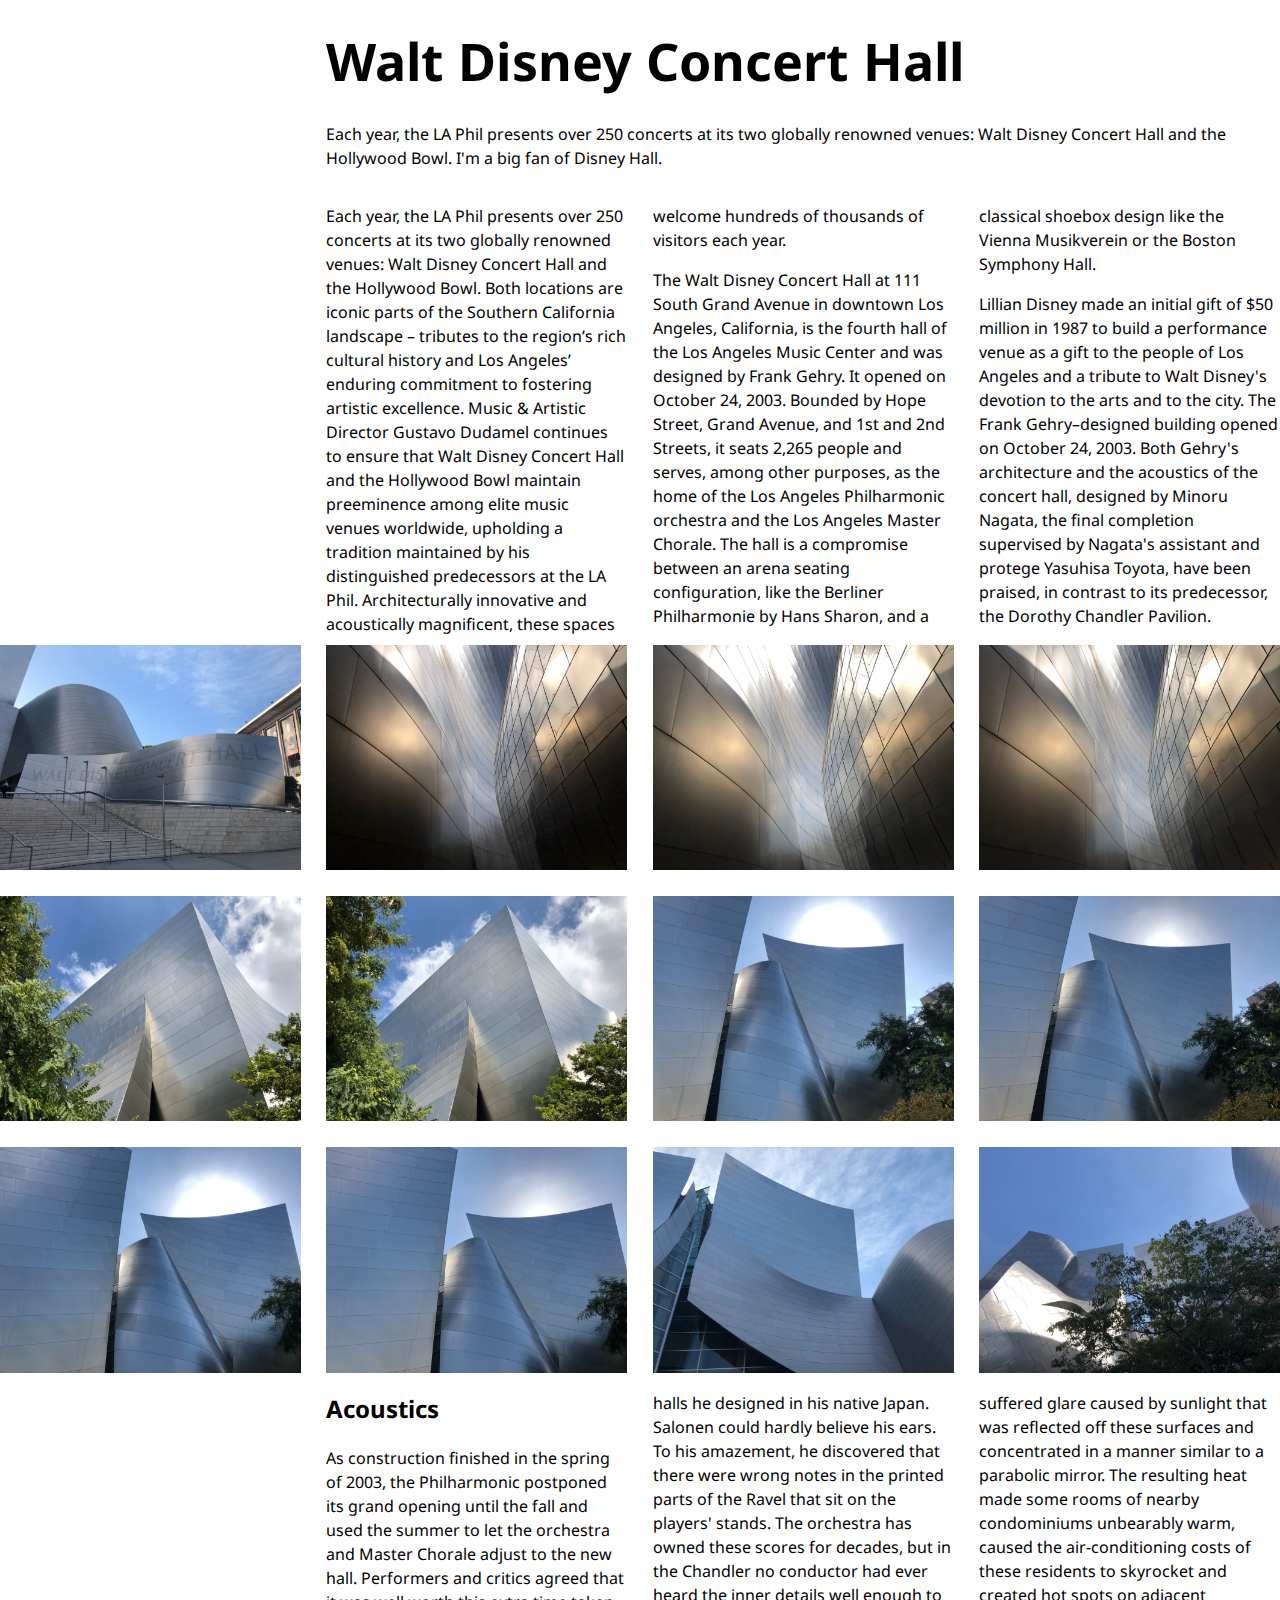
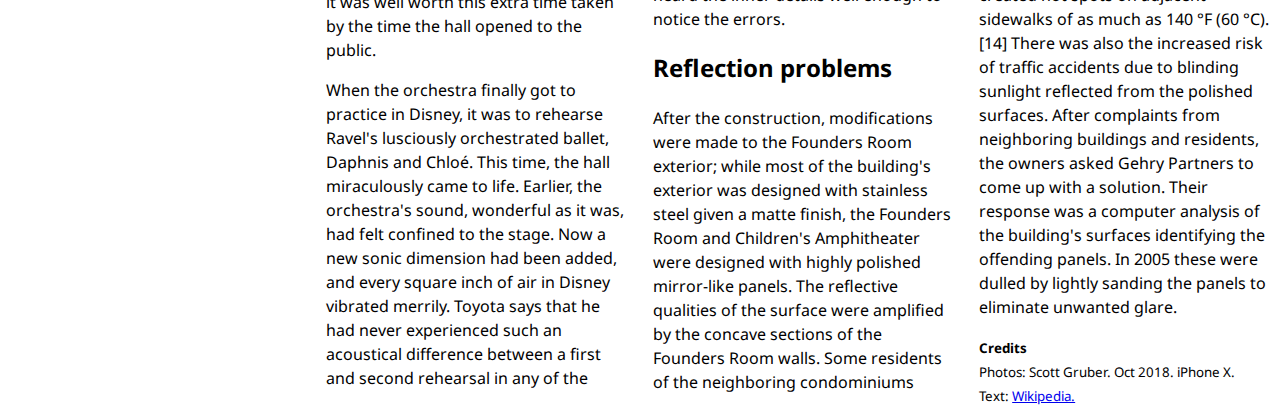
<file: code/sample-9.html>
<!DOCTYPE html>
<html lang="en">

  <head>
    <title>Walt Disney Concert Hall | 100 LA Layouts</title>

    <meta charset="utf-8" />
    <meta name="viewport" content="width=device-width, initial-scale=1.0" />
    <link href="https://fonts.googleapis.com/css?family=Noto+Sans:400,400i,700,700i"
      rel="stylesheet">
    <link rel="stylesheet" href="css/styles.css" />

    <style type="text/css">
      body {
        display: grid;
        font-family: 'Noto Sans', sans-serif;
        grid-column-gap: 2vw;
        grid-row-gap: 1vh;
        grid-template-columns: repeat(auto-fit, minmax(300px, 1fr));
        margin: 0;
        max-height: 100%;
      }

      h1 {
        font-size: var(--font-size-xxx-display);
        line-height: 1;
      }

      /* doesn't quite work across viewports. need better type calc */
      @media (max-width: 768px) and (orientation: landscape) {
        h1 {
          font-size: var(--font-size-xx-large);
        }
      }

      /* media break at 600px; */
      @media (min-width: 37.5em) {
        header {
          grid-column: 2 / -1;
          grid-row: 1;
        }

        section:first-of-type {
          column-count: 3;
          column-gap: 2vw;
          column-width: 300px;
          grid-column: 2 / -1;
          grid-row: 3 / 4;
        }

        section:last-of-type {
          column-count: 3;
          column-gap: 2vw;
          column-width: 300px;
          grid-column: 2 / -1;
          grid-row: 7 / 8;
        }
      }

      section p:first-of-type,
      section h2:first-of-type {
        margin-top: 0;
      }

      figure {
        display: grid;
        grid-gap: 2vw;
        grid-template-columns: repeat(auto-fit, minmax(150px, 1fr));
        margin: 0;
        width: 100vw;
      }

      @media (min-width: 37.5em) {
        figure {
          display: grid;
          grid-column: 1 / -1;
          grid-row: 4 / 6;
          grid-template-columns: repeat(auto-fit, minmax(300px, 1fr));
         
        }
      }

      img {
        object-fit: contain;
        width: 100%;
      }

    </style>
  </head>

  <body>
    <header>
      <h1>Walt Disney Concert Hall</h1>
      <p class="standfirst">Each year, the LA Phil presents over 250 concerts at its two globally renowned venues: Walt Disney Concert Hall and the Hollywood Bowl. I'm a big fan of Disney Hall.</p>
    </header>
    <section>
      <p>
        Each year, the LA Phil presents over 250 concerts at its two globally
        renowned venues: Walt Disney Concert Hall and the Hollywood Bowl. Both
        locations are iconic parts of the Southern California landscape –
        tributes to the region’s rich cultural history and Los Angeles’
        enduring
        commitment to fostering artistic excellence. Music & Artistic Director
        Gustavo Dudamel continues to ensure that Walt Disney Concert Hall and
        the Hollywood Bowl maintain preeminence among elite music venues
        worldwide, upholding a tradition maintained by his distinguished
        predecessors at the LA Phil. Architecturally innovative and
        acoustically
        magnificent, these spaces welcome hundreds of thousands of visitors
        each
        year.
      </p>

      <p>
        The Walt Disney Concert Hall at 111 South Grand Avenue in downtown Los
        Angeles, California, is the fourth hall of the Los Angeles Music Center
        and was designed by Frank Gehry. It opened on October 24, 2003. Bounded
        by Hope Street, Grand Avenue, and 1st and 2nd Streets, it seats 2,265
        people and serves, among other purposes, as the home of the Los Angeles
        Philharmonic orchestra and the Los Angeles Master Chorale. The hall is
        a
        compromise between an arena seating configuration, like the Berliner
        Philharmonie by Hans Sharon, and a classical shoebox design like the
        Vienna Musikverein or the Boston Symphony Hall.
      </p>

      <p>
        Lillian Disney made an initial gift of $50 million in 1987 to build a
        performance venue as a gift to the people of Los Angeles and a tribute
        to Walt Disney's devotion to the arts and to the city. The Frank
        Gehry–designed building opened on October 24, 2003. Both Gehry's
        architecture and the acoustics of the concert hall, designed by Minoru
        Nagata, the final completion supervised by Nagata's assistant and
        protege Yasuhisa Toyota, have been praised, in contrast to its
        predecessor, the Dorothy Chandler Pavilion.
      </p>
    </section>

    <!-- horizontal images start here -->
    <figure>
      <img src="img/disney-hall/disney-hall-38.jpg" alt="" />
      <img src="img/disney-hall/disney-hall-18.jpg" alt="" />
      <img src="img/disney-hall/disney-hall-19.jpg" alt="" />
      <img src="img/disney-hall/disney-hall-20.jpg" alt="" />
      <img src="img/disney-hall/disney-hall-6.jpg" alt="" />
      <img src="img/disney-hall/disney-hall-7.jpg" alt="" />
      <img src="img/disney-hall/disney-hall-25.jpg" alt="" />
      <img src="img/disney-hall/disney-hall-26.jpg" alt="" />
      <img src="img/disney-hall/disney-hall-27.jpg" alt="" />
      <img src="img/disney-hall/disney-hall-28.jpg" alt="" />
      <img src="img/disney-hall/disney-hall-34.jpg" alt="" />
      <img src="img/disney-hall/disney-hall-29.jpg" alt="" />
    </figure>

    <section>
      <h2>Acoustics</h2>
      <p>As construction finished in the spring of 2003, the Philharmonic
        postponed its grand opening until the fall and used the summer to let
        the orchestra and Master Chorale adjust to the new hall. Performers and
        critics agreed that it was well worth this extra time taken by the time
        the hall opened to the public.</p>
      <p>
        When the orchestra finally got to practice in Disney, it was to
        rehearse Ravel's lusciously orchestrated ballet, Daphnis and Chloé.
        This time, the hall miraculously came to life. Earlier, the orchestra's
        sound, wonderful as it was, had felt confined to the stage. Now a new
        sonic dimension had been added, and every square inch of air in Disney
        vibrated merrily. Toyota says that he had never experienced such an
        acoustical difference between a first and second rehearsal in any of
        the
        halls he designed in his native Japan. Salonen could hardly believe his
        ears. To his amazement, he discovered that there were wrong notes in
        the
        printed parts of the Ravel that sit on the players' stands. The
        orchestra has owned these scores for decades, but in the Chandler no
        conductor had ever heard the inner details well enough to notice the
        errors.
      </p>
      <h2>Reflection problems</h2>
      <p>
        After the construction, modifications were made to the Founders Room
        exterior; while most of the building's exterior was designed with
        stainless steel given a matte finish, the Founders Room and Children's
        Amphitheater were designed with highly polished mirror-like panels. The
        reflective qualities of the surface were amplified by the concave
        sections of the Founders Room walls. Some residents of the neighboring
        condominiums suffered glare caused by sunlight that was reflected off
        these surfaces and concentrated in a manner similar to a parabolic
        mirror. The resulting heat made some rooms of nearby condominiums
        unbearably warm, caused the air-conditioning costs of these residents
        to
        skyrocket and created hot spots on adjacent sidewalks of as much as 140
        °F (60 °C).[14] There was also the increased risk of traffic accidents
        due to blinding sunlight reflected from the polished surfaces. After
        complaints from neighboring buildings and residents, the owners asked
        Gehry Partners to come up with a solution. Their response was a
        computer
        analysis of the building's surfaces identifying the offending panels.
        In
        2005 these were dulled by lightly sanding the panels to eliminate
        unwanted glare.
      </p>
      <small><strong>Credits</strong><br />Photos: Scott Gruber. Oct 2018.
        iPhone
        X.<br />Text:
        <a href="https://en.wikipedia.org/wiki/Walt_Disney_Concert_Hall">Wikipedia.</a>
      </small>
    </div>
  </body>

</html>
</file>
<file: code/css/styles.css>
@import url("custom-properties.css");

html {
  box-sizing: border-box;
}

*,
*::before,
*::after {
  box-sizing: inherit;
}

body {
  color: var(--color-text-default);
  font-family: var(--font-family);
  font-size: var(--text-base-size);
  font-weight: var(--font-weight);
  line-height: 1.5;
}
</file>
